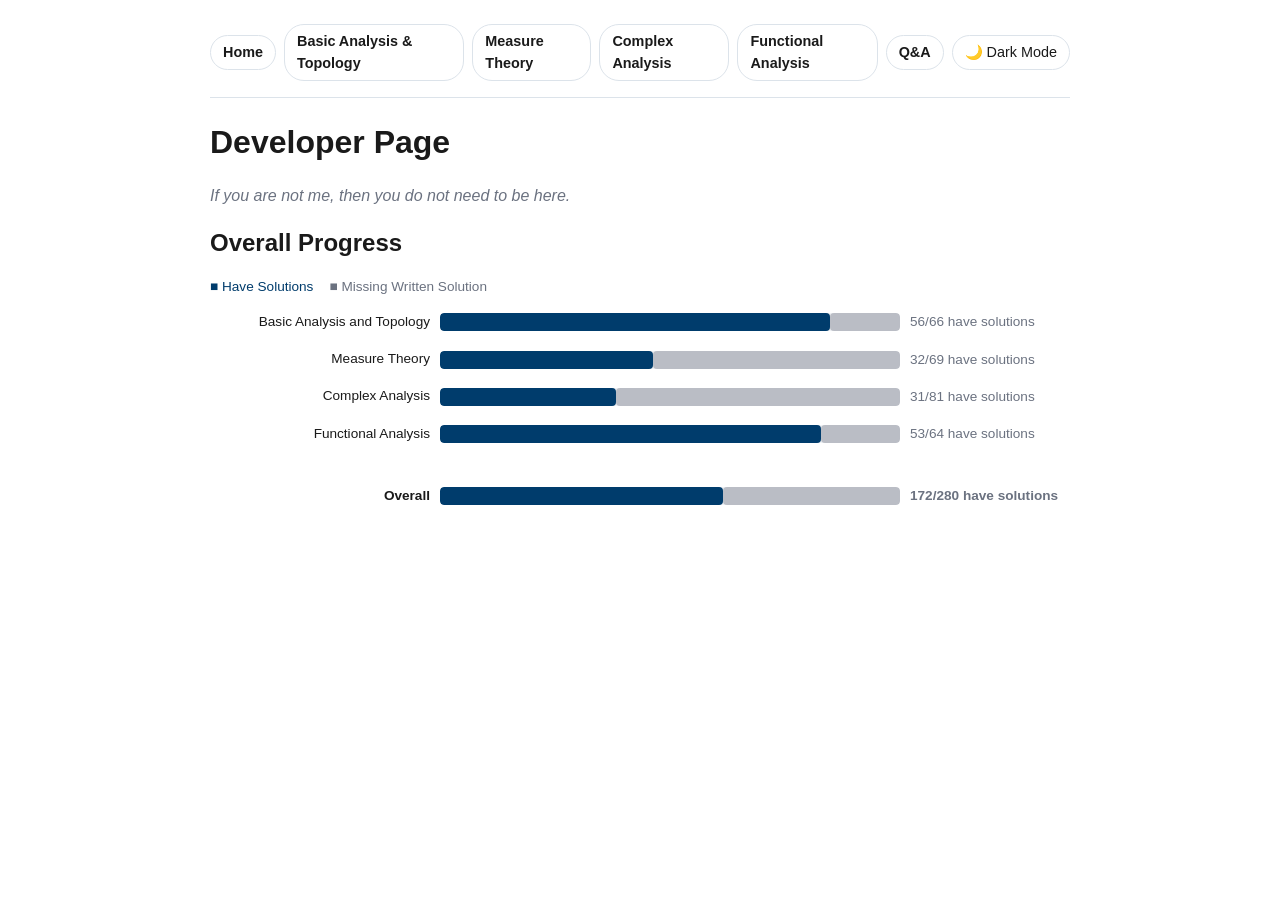
<file: aDAPCiPYLRJMMIm.html>
<!DOCTYPE html>
<html lang="en">
<head>
<meta charset="UTF-8">
<title>Q&amp;A — Prelim Prep</title>
<meta name="viewport" content="width=device-width, initial-scale=1">
<link rel="stylesheet" href="assets/css/style.css">
</head>
<body>

<nav class="top-nav">
    <a href="index.html">Home</a>
    <a href="subjects/basic-analysis-topology.html">Basic Analysis &amp; Topology</a>
    <a href="subjects/measure-theory.html">Measure Theory</a>
    <a href="subjects/complex-analysis.html">Complex Analysis</a>
    <a href="subjects/functional-analysis.html">Functional Analysis</a>
    <a href="qa.html">Q&amp;A</a>
</nav>

<h1>Developer Page</h1>
<p class="muted-italic">If you are not me, then you do not need to be here.</p>

<section>
    <h2>Overall Progress</h2>
    <div id="progress-container"></div>
</section>

<script src="assets/js/common.js"></script>
<script src="assets/js/home.js"></script>

</body>
</html>
</file>
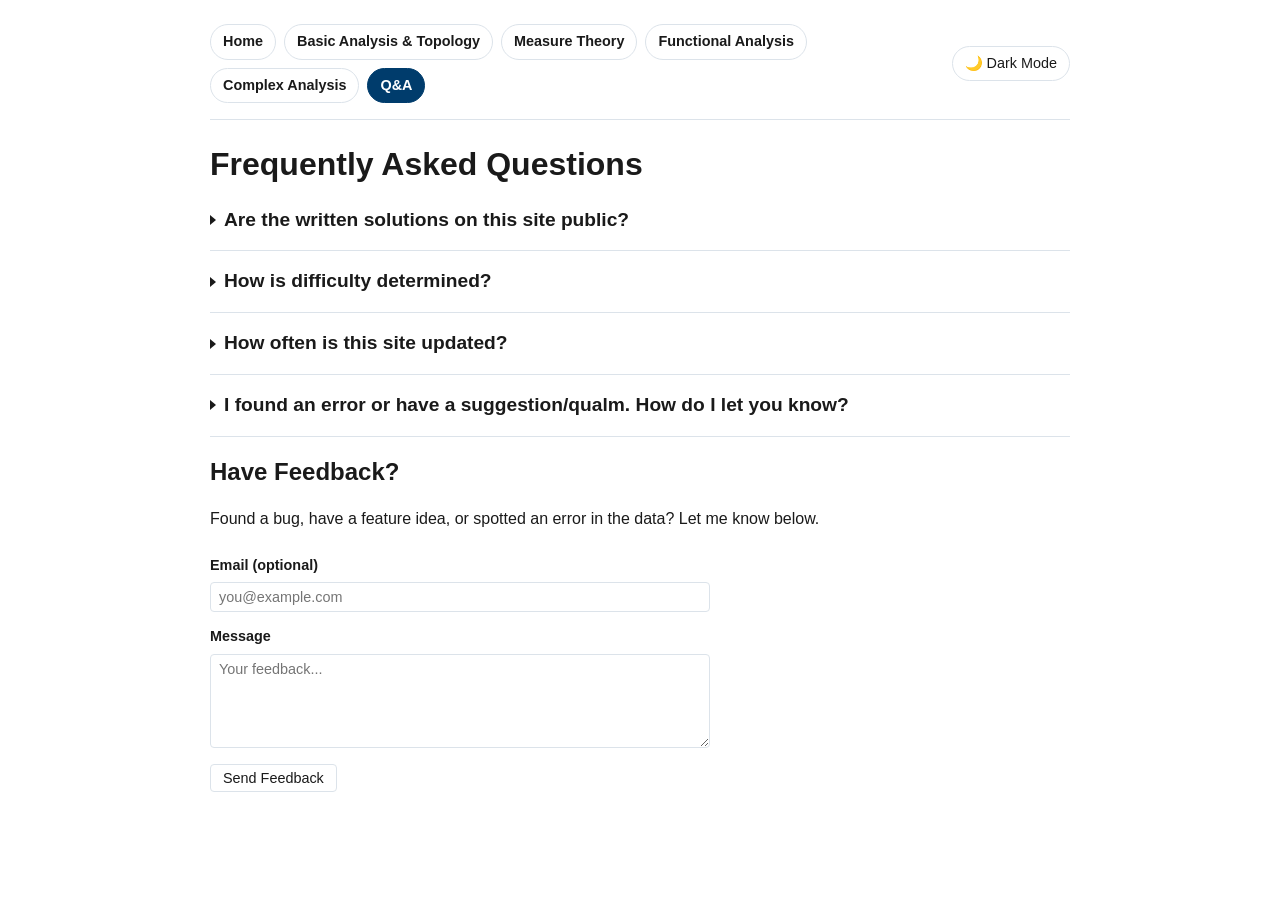
<file: qa.html>
<!DOCTYPE html>
<html lang="en">
<head>
<meta charset="UTF-8">
<title>Q&amp;A — Prelim Prep</title>
<meta name="viewport" content="width=device-width, initial-scale=1">
<link rel="stylesheet" href="assets/css/style.css">
</head>
<body>

<nav class="top-nav">
    <div class="nav-links">
        <a href="index.html">Home</a>
        <a href="subjects/basic-analysis-topology.html">Basic Analysis &amp; Topology</a>
        <a href="subjects/measure-theory.html">Measure Theory</a>
        <a href="subjects/functional-analysis.html">Functional Analysis</a>
        <a href="subjects/complex-analysis.html">Complex Analysis</a>
        <a href="qa.html" class="active">Q&amp;A</a>
    </div>
</nav>

<h1>Frequently Asked Questions</h1>

<details class="faq-item">
    <summary class="faq-question">Are the written solutions on this site public?</summary>
    <p class="faq-answer">No. Only problem statements, metadata (concepts, theorems, difficulty, author), and the tools built around them are public. Written solutions live in a private repository and are never published.</p>
</details>

<details class="faq-item">
    <summary class="faq-question">How is difficulty determined?</summary>
    <p class="faq-answer">Difficulty is obviously quite subjective. Something you may consider to be easy could be very difficult for someone else. However, for the sake of classification, I tried my best to assign difficulty in the following fashion:</p>
    <ul>
        <li>1: Extremely standard proofs or quick one-liners</li>
        <li>2: Proofs that are quick applications of a theorem or concept, or a semi-standard proof that is not too hard to remember</li>
        <li>3: Average difficulty. Probably uses a theorem or two, but applies the concepts in a standard way. Generally could be done if you encountered it for the first time. This should make up most questions</li>
        <li>4: Requires an idea that is not very obvious, is a bit long/involved, or is a long multi-step problem. Sometimes combines multiple ideas in one question, using multiple theorems/concepts</li>
        <li>5: Very long and/or requires ideas that are not clear or easy to see. Often more technically challenging, combine many different ideas, and often are proofs that would be difficult to come up with on your own without having seen it before.</li>
    </ul>
</details>

<details class="faq-item">
    <summary class="faq-question">How often is this site updated?</summary>
    <p class="faq-answer">Currently (as of September 9, 2026), I am trying to update it semi-frequently (at least once a week).</p>
</details>

<details class="faq-item">
    <summary class="faq-question">I found an error or have a suggestion/qualm. How do I let you know?</summary>
    <p class="faq-answer">I have added a form below. Please feel free to send me anything you find (bugs, typos, whatever)! Please be as specific as possible (title of the question, the line where you
            found the issue, etc.).</p>
</details>

<!--

<details class="faq-item">
    <summary class="faq-question">I found an error/suggestion/qualm. How do I let you know?</summary>

    <div class="faq-answer">
        <p>
            Let me know using the form below. Please be as specific as possible (title of the question, the line where you
            found the issue, etc.).
        </p>

        <form action="https://formspree.io/f/mvkodwba" method="POST">

            <label for="name">Name (optional)</label>
            <input type="text" id="name" name="name">

            <label for="email">Email (optional)</label>
            <input type="email" id="email" name="email">

            <label for="message">Error or suggestion</label>
            <textarea id="message" name="message" rows="6" required></textarea>

            <button type="submit">Send</button>
        </form>
    </div>
</details>

-->


<h2>Have Feedback?</h2>
    <p>Found a bug, have a feature idea, or spotted an error in the data? Let me know below.</p>

    <form id="feedback-form" action="https://formspree.io/f/mvkodwba" method="POST" class="feedback-form">
        <label for="feedback-email">Email (optional)</label>
        <input type="email" id="feedback-email" name="email" placeholder="you@example.com">

        <label for="feedback-message">Message</label>
        <textarea id="feedback-message" name="message" rows="5" required placeholder="Your feedback..."></textarea>

        <button type="submit">Send Feedback</button>
    </form>

    <div id="feedback-result" class="muted-italic"></div>


<script src="assets/js/common.js"></script>
<script src="assets/js/common.js"></script>
<script src="assets/js/qa.js"></script>

</body>
</html>
</file>
<file: assets/css/style.css>
:root {
    --bg: #ffffff;
    --panel-bg: #ffffff;
    --text: #1a1a1a;
    --text-muted: #6b7280;
    --border: #dce3ea;
    --accent: #003c6c;
    --accent-secondary: #fdc700;
    --accent-faint: #e3edf5;
    --track-bg: #eef0f3;
}

:root[data-theme="dark"] {
    --bg: #10161c;
    --panel-bg: #1a222c;
    --text: #e6eaee;
    --text-muted: #94a1ad;
    --border: #2a333d;
    --accent: #13a5dc;
    --accent-secondary: #fdc700;
    --accent-faint: #1e2a35;
    --track-bg: #202a34;
}

@media (prefers-color-scheme: dark) {
    :root:not([data-theme="light"]):not([data-theme="dark"]) {
        --bg: #10161c;
        --panel-bg: #1a222c;
        --text: #e6eaee;
        --text-muted: #94a1ad;
        --border: #2a333d;
        --accent: #13a5dc;
        --accent-secondary: #fdc700;
        --accent-faint: #1e2a35;
        --track-bg: #202a34;
    }
}

* { box-sizing: border-box; }

body {
    font-family: -apple-system, BlinkMacSystemFont, "Segoe UI", Roboto, sans-serif;
    max-width: 900px;
    margin: 0 auto;
    padding: 24px 20px 80px;
    color: var(--text);
    line-height: 1.5;
    background: var(--bg);
    transition: background-color 0.15s ease, color 0.15s ease;
}

h1, h2, h3, h4 { line-height: 1.25; }

a { color: var(--accent); }

summary {
    display: flex;
    align-items: center;
    gap: 8px;
    cursor: pointer;
    list-style: none;
    padding: 4px 8px;
    margin: -4px -8px;
    border-radius: 6px;
    transition: background-color 0.15s ease, color 0.15s ease;
}

summary::-webkit-details-marker {
    display: none;
}

summary::before {
    content: "";
    display: inline-block;
    width: 0;
    height: 0;
    border-top: 5px solid transparent;
    border-bottom: 5px solid transparent;
    border-left: 6px solid currentColor;
    flex-shrink: 0;
    transition: transform 0.15s ease;
}

details[open] > summary::before {
    transform: rotate(90deg);
}

summary:hover {
    background-color: var(--accent-faint);
}

details[open] > summary {
    color: var(--accent);
}

nav.top-nav {
    display: flex;
    align-items: center;
    justify-content: space-between;
    gap: 8px;
    margin-bottom: 24px;
    padding-bottom: 16px;
    border-bottom: 1px solid var(--border);
}

.nav-links {
    display: flex;
    flex-wrap: wrap;
    gap: 8px;
}

nav.top-nav a {
    text-decoration: none;
    font-weight: 600;
    font-size: 0.9em;
    padding: 6px 12px;
    border: 1px solid var(--border);
    border-radius: 20px;
    color: var(--text);
    transition: background-color 0.15s ease, border-color 0.15s ease, color 0.15s ease;
}

nav.top-nav a:hover {
    background-color: var(--accent-faint);
    border-color: var(--accent);
    color: var(--accent);
}

nav.top-nav a.active {
    background-color: var(--accent);
    border-color: var(--accent);
    color: #fff;
}

section {
    margin-bottom: 36px;
}

/* ---------------- Checkbox filter section ---------------- */

details.filter-section {
    border: 1px solid var(--border);
    border-radius: 6px;
    padding: 10px;
    margin-bottom: 15px;
}

details.filter-section summary {
    font-weight: bold;
    cursor: pointer;
}

.filter-controls-row {
    display: flex;
    gap: 8px;
    margin: 8px 0;
    align-items: center;
}

.filter-controls-row input[type="text"] {
    flex: 1;
    box-sizing: border-box;
    padding: 4px 6px;
}

.filter-controls-row button {
    white-space: nowrap;
}

.checkbox-grid {
    display: grid;
    grid-template-columns: repeat(auto-fit, minmax(220px, 1fr));
    gap: 6px 20px;
    max-height: 220px;
    overflow-y: auto;
}

.checkbox-grid label {
    display: flex;
    align-items: center;
    gap: 6px;
    cursor: pointer;
}

/* ---------------- Bar chart ---------------- */

.bar-chart {
    display: flex;
    flex-direction: column;
    gap: 8px;
    margin-bottom: 20px;
}

.bar-row {
    display: flex;
    align-items: center;
    gap: 10px;
}

.bar-label {
    width: 240px;
    flex-shrink: 0;
    font-size: 0.85em;
    text-align: right;
    white-space: normal;
    overflow-wrap: break-word;
    line-height: 1.25;
    min-height: 2.15em;
    display: flex;
    align-items: center;
    justify-content: flex-end;
}

.bar-track {
    flex: 1;
    background-color: var(--track-bg);
    border-radius: 4px;
    overflow: hidden;
    height: 18px;
    display: flex;
}

.bar-fill {
    height: 100%;
    background-color: var(--accent);
    border-radius: 4px;
}

.bar-fill.secondary {
    background-color: var(--text-muted);
    opacity: 0.4;
}

.bar-value {
    width: 100px;
    flex-shrink: 0;
    font-size: 0.85em;
    color: var(--text-muted);
}

/* ---------------- Table ---------------- */

table {
    width: 100%;
    border-collapse: collapse;
    font-size: 0.9em;
}

th, td {
    text-align: left;
    padding: 6px 8px;
    border-bottom: 1px solid var(--border);
}

th {
    cursor: pointer;
    user-select: none;
    white-space: nowrap;
}

th:hover { color: var(--accent); }

/* ---------------- Generic form controls ---------------- */

select, input[type="number"], input[type="text"] {
    font-family: inherit;
    font-size: 0.9em;
    padding: 4px 6px;
    border: 1px solid var(--border);
    border-radius: 4px;
    background: var(--panel-bg);
    color: var(--text);
}

button {
    font-family: inherit;
    font-size: 0.9em;
    padding: 5px 12px;
    border: 1px solid var(--border);
    border-radius: 4px;
    background: var(--panel-bg);
    color: var(--text);
    cursor: pointer;
}

button:hover { background: var(--accent-faint); }

.control-row {
    display: flex;
    align-items: center;
    gap: 8px;
    margin-bottom: 12px;
}

.muted-italic {
    font-style: italic;
    color: var(--text-muted);
}

/* ---------------- Modal ---------------- */

.modal-backdrop {
    position: fixed;
    inset: 0;
    background: rgba(0,0,0,0.5);
    display: flex;
    align-items: center;
    justify-content: center;
    z-index: 1000;
}

.modal-box {
    background: var(--panel-bg);
    max-width: 800px;
    width: 92%;
    max-height: 85vh;
    overflow-y: auto;
    overflow-x: auto;
    border-radius: 8px;
    padding: 24px;
    position: relative;
}

.modal-close {
    position: absolute;
    top: 10px;
    right: 14px;
    cursor: pointer;
    font-size: 1.3em;
    background: none;
    border: none;
    color: var(--text-muted);
}

.statement-parts {
    margin: 8px 0;
}

.statement-part {
    margin: 2px 0 2px 20px;
}

.instructions-block {
    margin-top: 24px;
    padding-top: 16px;
    border-top: 1px solid var(--border);
    font-size: 0.9em;
}

.instructions-block details {
    margin-top: 8px;
}

.instructions-block ul ul {
    margin-top: 4px;
}

.modal-meta {
    font-size: 0.85em;
    color: var(--text-muted);
    margin-bottom: 12px;
}

.instance-list {
    font-size: 0.85em;
    color: var(--text-muted);
    margin: 0 0 16px;
    padding-left: 20px;
    list-style: disc;
}

.result-list {
    padding-left: 20px;
}

.result-list a {
    font-weight: bold;
    cursor: pointer;
}

.theme-toggle {
    font-size: 0.9em;
    line-height: 1.5;
    padding: 6px 12px;
    border: 1px solid var(--border);
    border-radius: 20px;
    color: var(--text);
    background: transparent;
    -webkit-appearance: none;
    appearance: none;
    flex-shrink: 0;
}

.theme-toggle:hover {
    background-color: var(--accent-faint);
    border-color: var(--accent);
    color: var(--accent);
}

.faq-item {
    margin-bottom: 16px;
    border-bottom: 1px solid var(--border);
    padding-bottom: 16px;
}

.faq-question {
    font-weight: bold;
    font-size: 1.2em;
    cursor: pointer;
}

.faq-answer {
    margin: 10px 0 0;
    color: var(--text);
}

.feedback-section {
    margin-top: 40px;
    padding-top: 24px;
    border-top: 1px solid var(--border);
}

.feedback-form {
    display: flex;
    flex-direction: column;
    gap: 6px;
    max-width: 500px;
}

.feedback-form label {
    font-weight: 600;
    font-size: 0.9em;
    margin-top: 8px;
}

.feedback-form input,
.feedback-form textarea {
    font-family: inherit;
    font-size: 0.9em;
    padding: 6px 8px;
    border: 1px solid var(--border);
    border-radius: 4px;
    background: var(--panel-bg);
    color: var(--text);
    resize: vertical;
}

.feedback-form button {
    align-self: flex-start;
    margin-top: 10px;
}

#feedback-result {
    margin-top: 10px;
}

.feedback-form button:disabled {
    opacity: 0.6;
    cursor: not-allowed;
}
</file>
